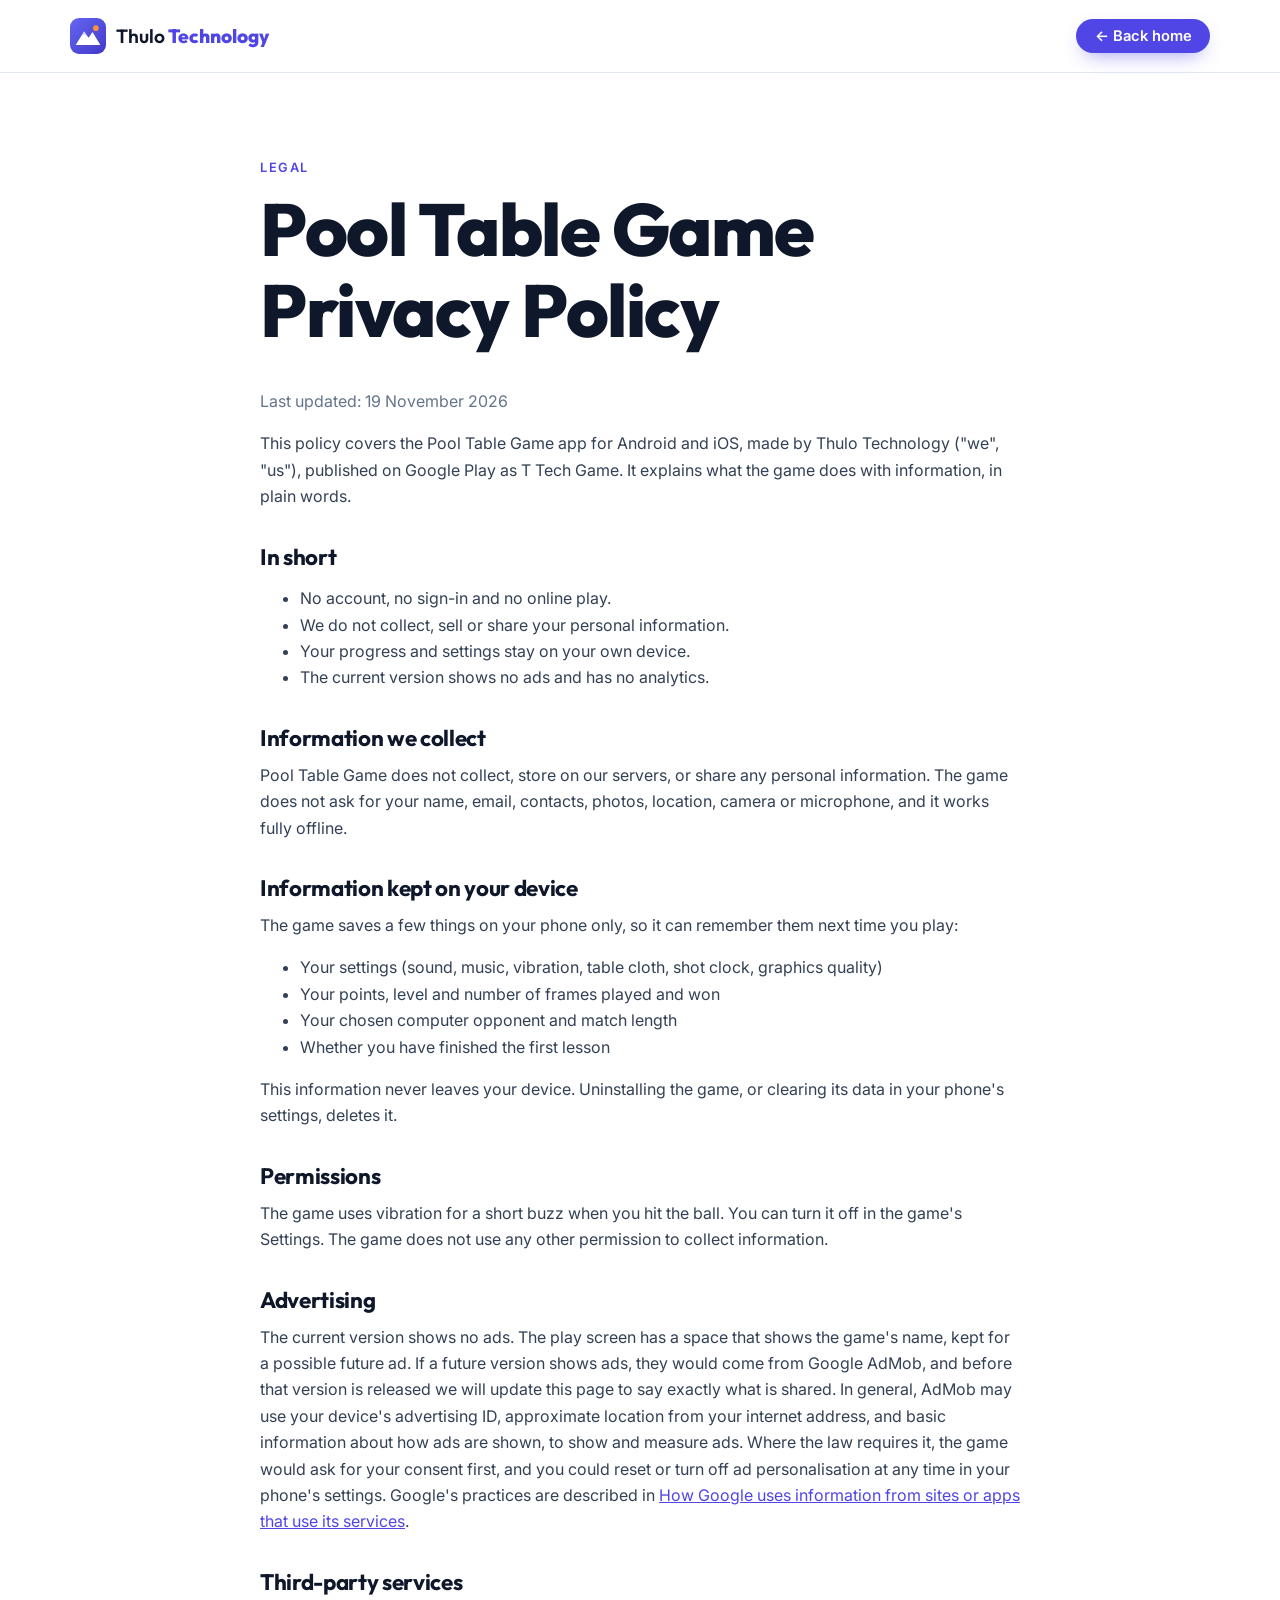
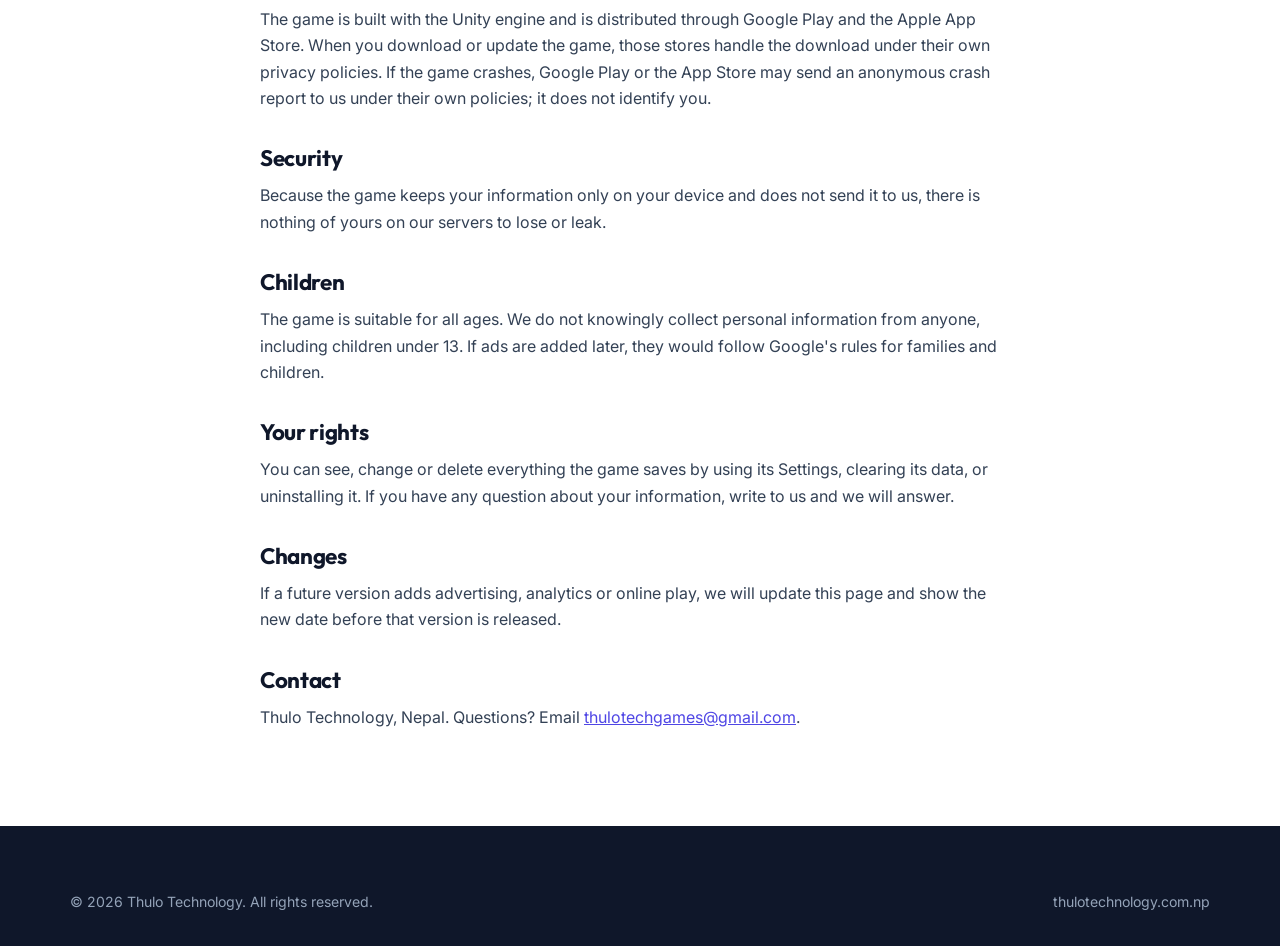
<file: pool-table-game-privacy.html>
<!doctype html>
<html lang="en">
<head>
  <meta charset="utf-8">
  <meta name="viewport" content="width=device-width, initial-scale=1">
  <title>Pool Table Game Privacy Policy — Thulo Technology</title>
  <meta name="description" content="Privacy policy for the Pool Table Game app by Thulo Technology.">
  <link rel="canonical" href="https://thulotechnology.com.np/pool-table-game-privacy.html">
  <link rel="icon" href="assets/favicon.svg" type="image/svg+xml">
  <link rel="preconnect" href="https://fonts.googleapis.com">
  <link rel="preconnect" href="https://fonts.gstatic.com" crossorigin>
  <link href="https://fonts.googleapis.com/css2?family=Outfit:wght@500;600;700;800&family=Inter:wght@400;500;600&display=swap" rel="stylesheet">
  <link rel="stylesheet" href="css/style.css">
</head>
<body>
  <header class="header scrolled">
    <div class="container header__inner">
      <a href="index.html" class="logo" aria-label="Thulo Technology home">
        <img src="assets/logo.svg" alt="" width="36" height="36">
        <span>Thulo<b>Technology</b></span>
      </a>
      <a href="index.html" class="btn btn--small">← Back home</a>
    </div>
  </header>

  <main class="container legal">
    <p class="eyebrow">Legal</p>
    <h1>Pool Table Game Privacy Policy</h1>
    <p class="muted">Last updated: 19 November 2026</p>

    <p>This policy covers the Pool Table Game app for Android and iOS, made by Thulo Technology ("we", "us"), published on Google Play as T Tech Game. It explains what the game does with information, in plain words.</p>

    <h2>In short</h2>
    <ul>
      <li>No account, no sign-in and no online play.</li>
      <li>We do not collect, sell or share your personal information.</li>
      <li>Your progress and settings stay on your own device.</li>
      <li>The current version shows no ads and has no analytics.</li>
    </ul>

    <h2>Information we collect</h2>
    <p>Pool Table Game does not collect, store on our servers, or share any personal information. The game does not ask for your name, email, contacts, photos, location, camera or microphone, and it works fully offline.</p>

    <h2>Information kept on your device</h2>
    <p>The game saves a few things on your phone only, so it can remember them next time you play:</p>
    <ul>
      <li>Your settings (sound, music, vibration, table cloth, shot clock, graphics quality)</li>
      <li>Your points, level and number of frames played and won</li>
      <li>Your chosen computer opponent and match length</li>
      <li>Whether you have finished the first lesson</li>
    </ul>
    <p>This information never leaves your device. Uninstalling the game, or clearing its data in your phone's settings, deletes it.</p>

    <h2>Permissions</h2>
    <p>The game uses vibration for a short buzz when you hit the ball. You can turn it off in the game's Settings. The game does not use any other permission to collect information.</p>

    <h2>Advertising</h2>
    <p>The current version shows no ads. The play screen has a space that shows the game's name, kept for a possible future ad. If a future version shows ads, they would come from Google AdMob, and before that version is released we will update this page to say exactly what is shared. In general, AdMob may use your device's advertising ID, approximate location from your internet address, and basic information about how ads are shown, to show and measure ads. Where the law requires it, the game would ask for your consent first, and you could reset or turn off ad personalisation at any time in your phone's settings. Google's practices are described in <a href="https://policies.google.com/technologies/partner-sites" rel="noopener">How Google uses information from sites or apps that use its services</a>.</p>

    <h2>Third-party services</h2>
    <p>The game is built with the Unity engine and is distributed through Google Play and the Apple App Store. When you download or update the game, those stores handle the download under their own privacy policies. If the game crashes, Google Play or the App Store may send an anonymous crash report to us under their own policies; it does not identify you.</p>

    <h2>Security</h2>
    <p>Because the game keeps your information only on your device and does not send it to us, there is nothing of yours on our servers to lose or leak.</p>

    <h2>Children</h2>
    <p>The game is suitable for all ages. We do not knowingly collect personal information from anyone, including children under 13. If ads are added later, they would follow Google's rules for families and children.</p>

    <h2>Your rights</h2>
    <p>You can see, change or delete everything the game saves by using its Settings, clearing its data, or uninstalling it. If you have any question about your information, write to us and we will answer.</p>

    <h2>Changes</h2>
    <p>If a future version adds advertising, analytics or online play, we will update this page and show the new date before that version is released.</p>

    <h2>Contact</h2>
    <p>Thulo Technology, Nepal. Questions? Email <a href="mailto:thulotechgames@gmail.com">thulotechgames@gmail.com</a>.</p>
  </main>

  <footer class="footer">
    <div class="container footer__bottom" style="margin-top:0;border:0;padding-top:0">
      <span>© 2026 Thulo Technology. All rights reserved.</span>
      <a href="https://thulotechnology.com.np">thulotechnology.com.np</a>
    </div>
  </footer>
</body>
</html>
</file>
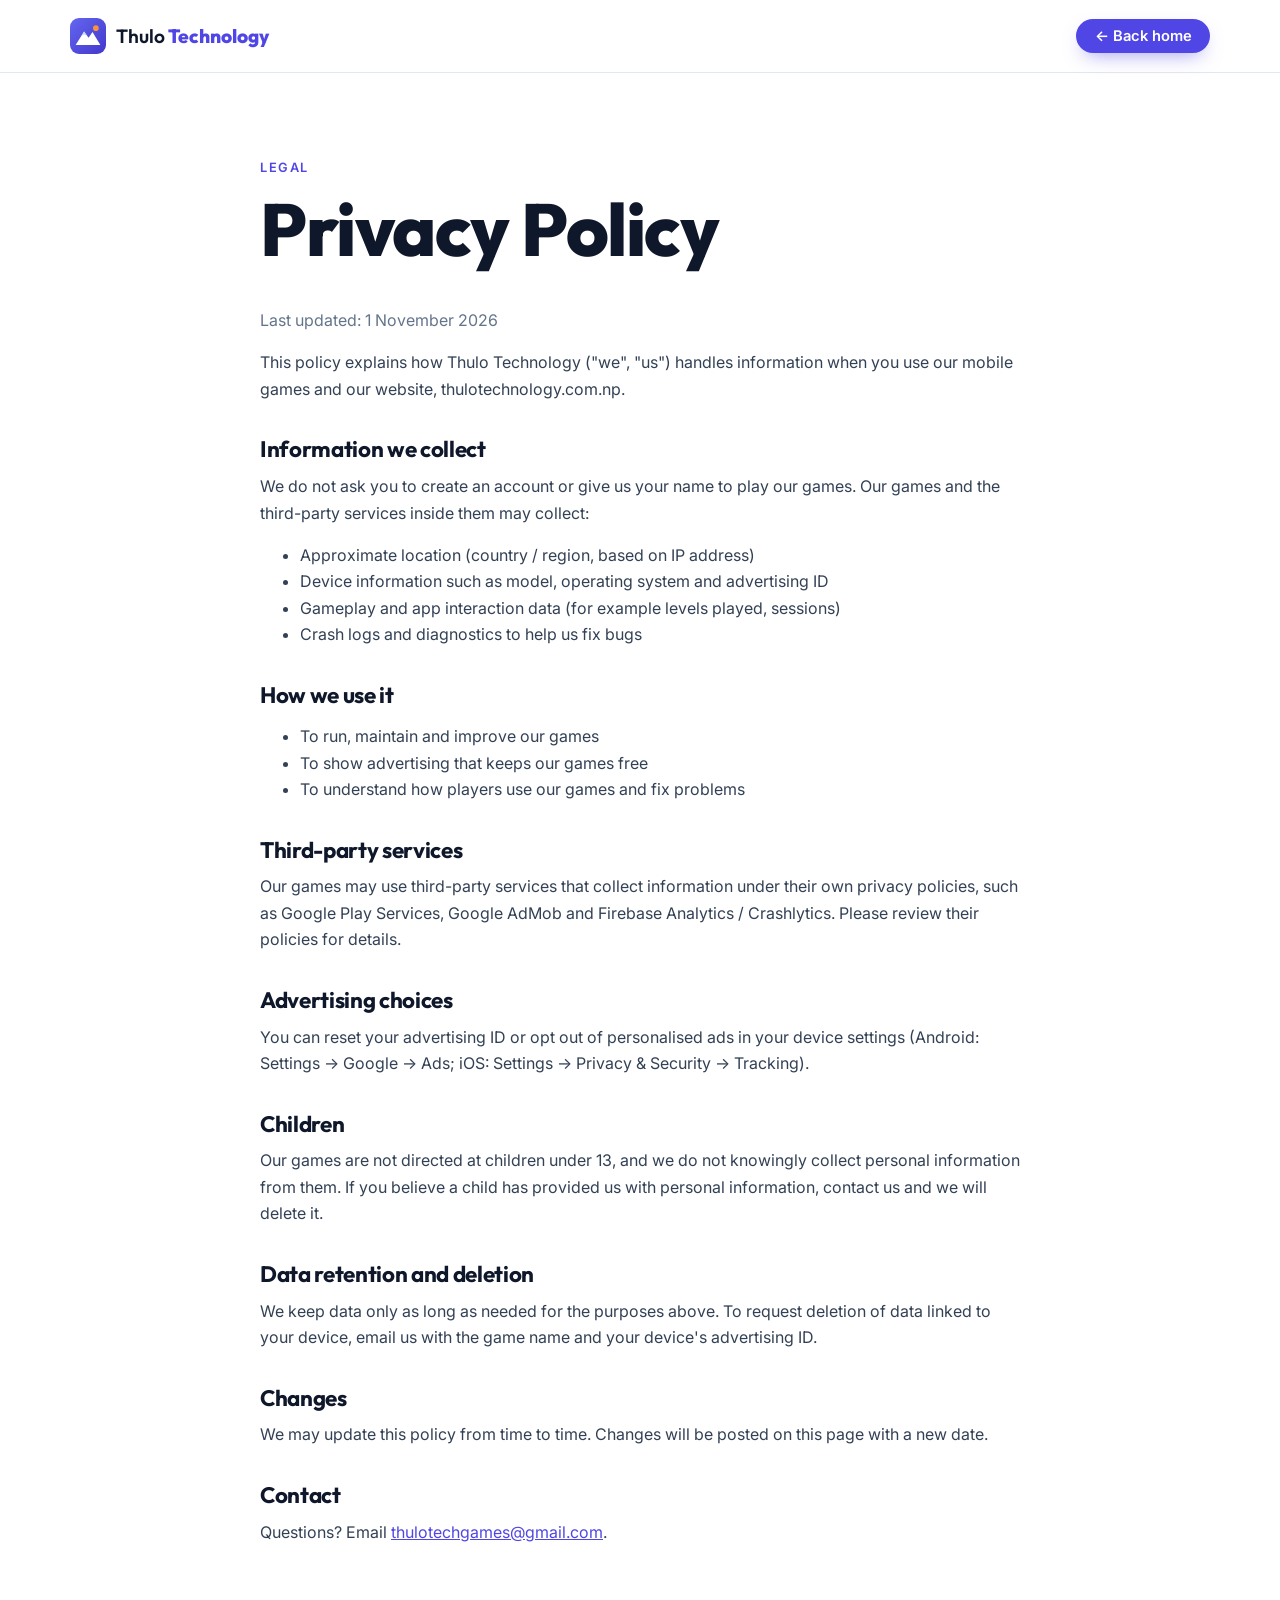
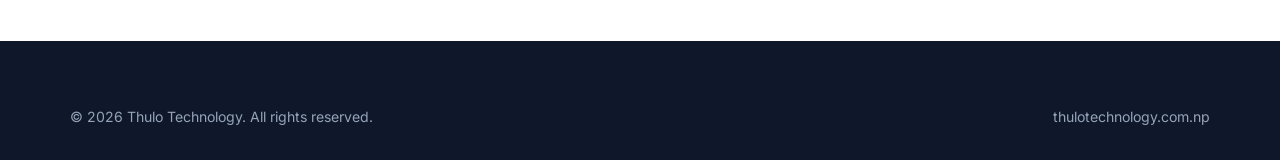
<file: privacy-policy.html>
<!doctype html>
<html lang="en">
<head>
  <meta charset="utf-8">
  <meta name="viewport" content="width=device-width, initial-scale=1">
  <title>Privacy Policy — Thulo Technology</title>
  <meta name="description" content="Privacy policy for Thulo Technology games and website.">
  <link rel="canonical" href="https://thulotechnology.com.np/privacy-policy.html">
  <link rel="icon" href="assets/favicon.svg" type="image/svg+xml">
  <link rel="preconnect" href="https://fonts.googleapis.com">
  <link rel="preconnect" href="https://fonts.gstatic.com" crossorigin>
  <link href="https://fonts.googleapis.com/css2?family=Outfit:wght@500;600;700;800&family=Inter:wght@400;500;600&display=swap" rel="stylesheet">
  <link rel="stylesheet" href="css/style.css">
</head>
<body>
  <header class="header scrolled">
    <div class="container header__inner">
      <a href="index.html" class="logo" aria-label="Thulo Technology home">
        <img src="assets/logo.svg" alt="" width="36" height="36">
        <span>Thulo<b>Technology</b></span>
      </a>
      <a href="index.html" class="btn btn--small">← Back home</a>
    </div>
  </header>

  <main class="container legal">
    <p class="eyebrow">Legal</p>
    <h1>Privacy Policy</h1>
    <p class="muted">Last updated: 1 November 2026</p>

    <p>This policy explains how Thulo Technology ("we", "us") handles information when you use our mobile games and our website, thulotechnology.com.np.</p>

    <h2>Information we collect</h2>
    <p>We do not ask you to create an account or give us your name to play our games. Our games and the third-party services inside them may collect:</p>
    <ul>
      <li>Approximate location (country / region, based on IP address)</li>
      <li>Device information such as model, operating system and advertising ID</li>
      <li>Gameplay and app interaction data (for example levels played, sessions)</li>
      <li>Crash logs and diagnostics to help us fix bugs</li>
    </ul>

    <h2>How we use it</h2>
    <ul>
      <li>To run, maintain and improve our games</li>
      <li>To show advertising that keeps our games free</li>
      <li>To understand how players use our games and fix problems</li>
    </ul>

    <h2>Third-party services</h2>
    <p>Our games may use third-party services that collect information under their own privacy policies, such as Google Play Services, Google AdMob and Firebase Analytics / Crashlytics. Please review their policies for details.</p>

    <h2>Advertising choices</h2>
    <p>You can reset your advertising ID or opt out of personalised ads in your device settings (Android: Settings → Google → Ads; iOS: Settings → Privacy &amp; Security → Tracking).</p>

    <h2>Children</h2>
    <p>Our games are not directed at children under 13, and we do not knowingly collect personal information from them. If you believe a child has provided us with personal information, contact us and we will delete it.</p>

    <h2>Data retention and deletion</h2>
    <p>We keep data only as long as needed for the purposes above. To request deletion of data linked to your device, email us with the game name and your device's advertising ID.</p>

    <h2>Changes</h2>
    <p>We may update this policy from time to time. Changes will be posted on this page with a new date.</p>

    <h2>Contact</h2>
    <p>Questions? Email <a href="mailto:thulotechgames@gmail.com">thulotechgames@gmail.com</a>.</p>
  </main>

  <footer class="footer">
    <div class="container footer__bottom" style="margin-top:0;border:0;padding-top:0">
      <span>© 2026 Thulo Technology. All rights reserved.</span>
      <a href="https://thulotechnology.com.np">thulotechnology.com.np</a>
    </div>
  </footer>
</body>
</html>
</file>
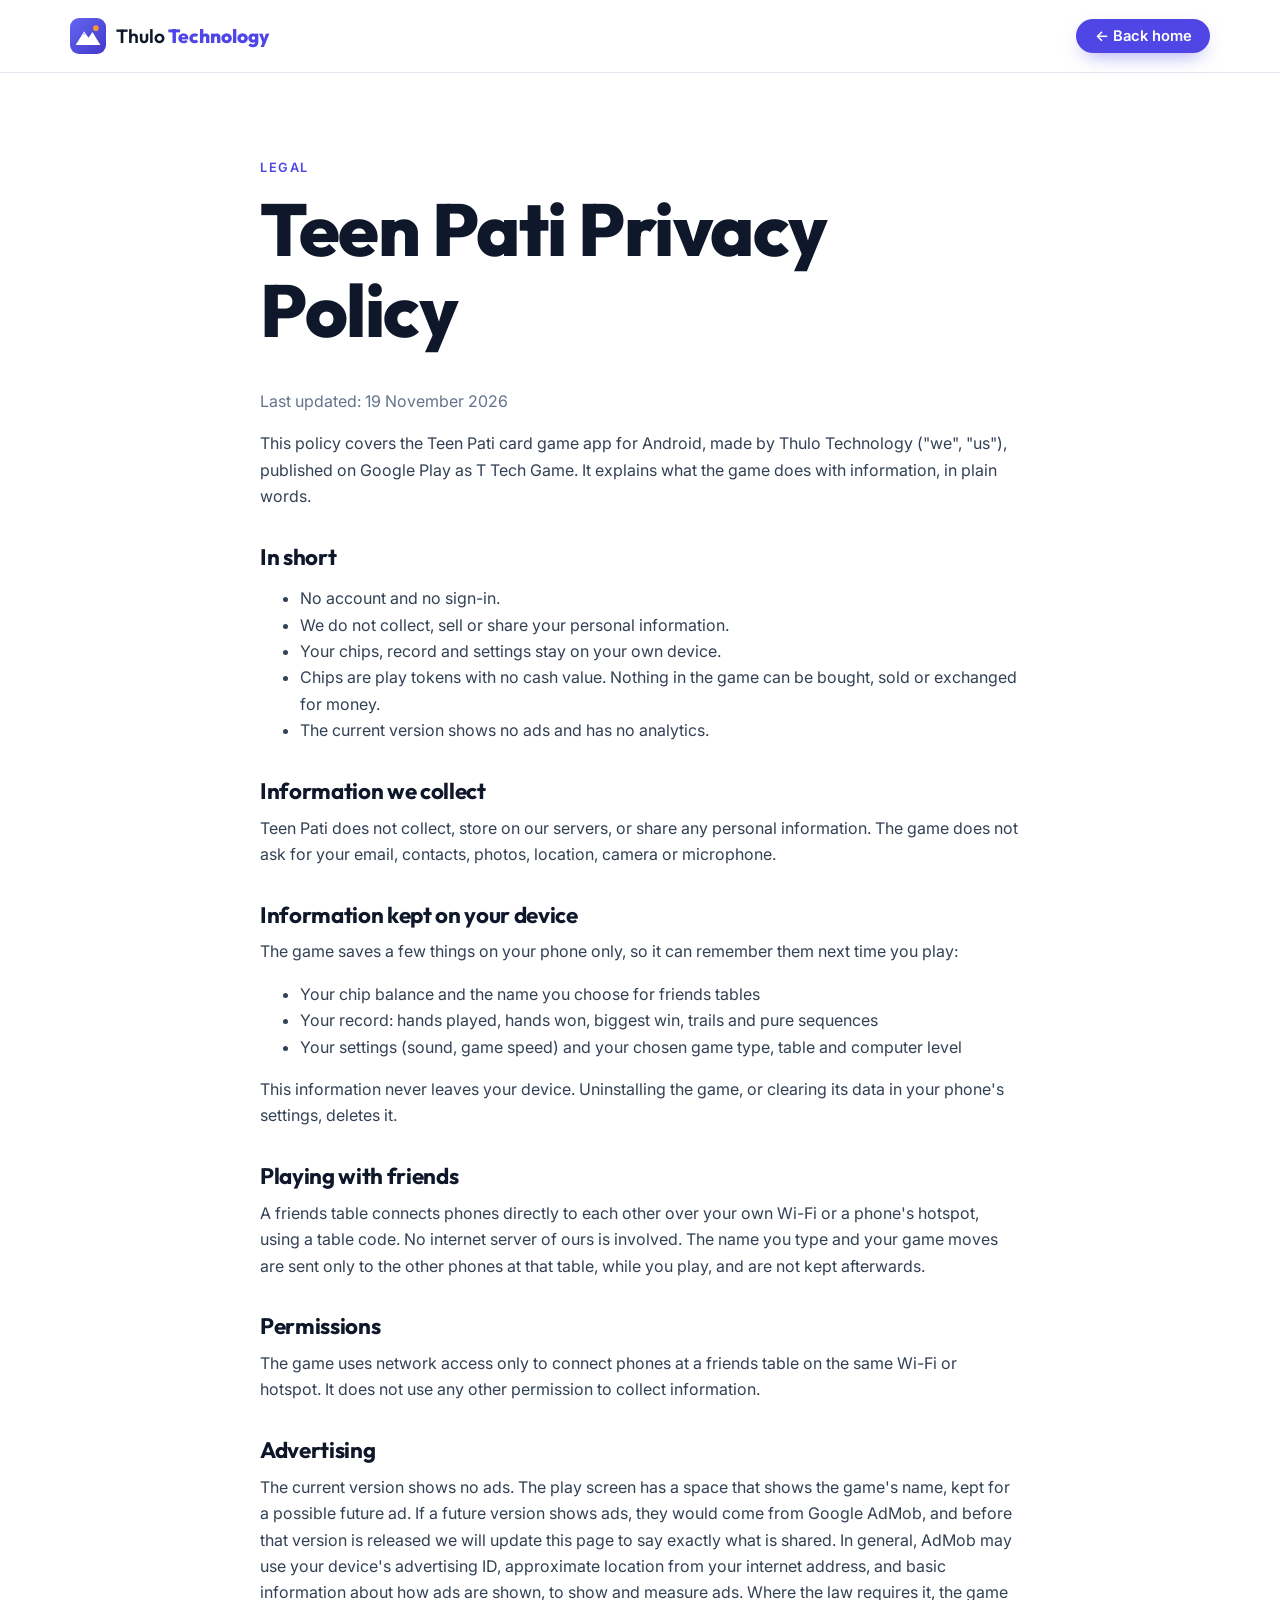
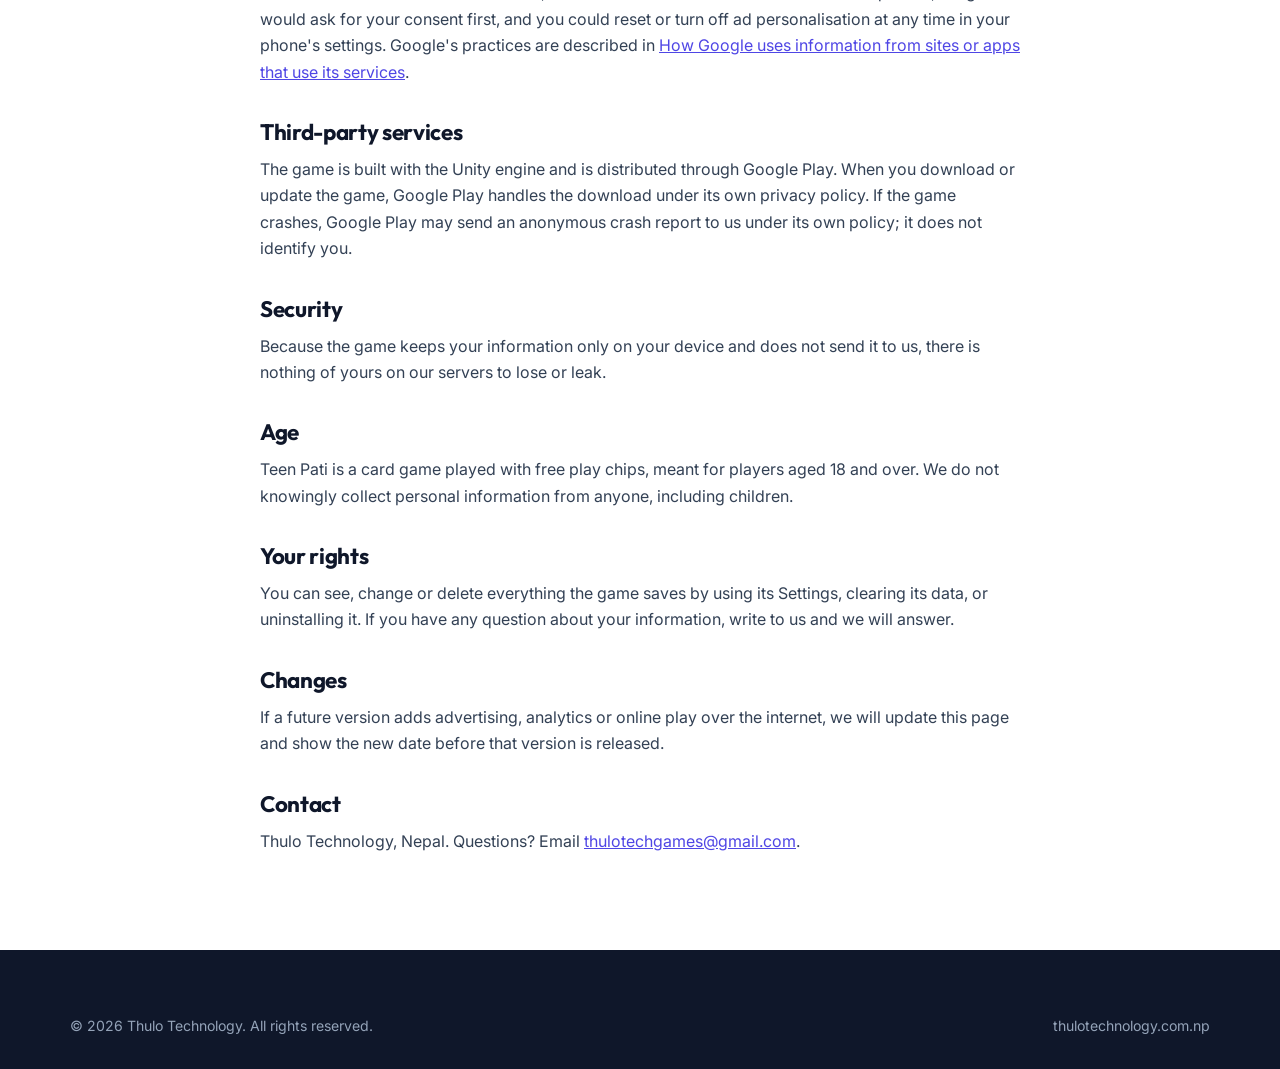
<file: teen-pati-privacy.html>
<!doctype html>
<html lang="en">
<head>
  <meta charset="utf-8">
  <meta name="viewport" content="width=device-width, initial-scale=1">
  <title>Teen Pati Privacy Policy — Thulo Technology</title>
  <meta name="description" content="Privacy policy for the Teen Pati card game app by Thulo Technology.">
  <link rel="canonical" href="https://thulotechnology.com.np/teen-pati-privacy.html">
  <link rel="icon" href="assets/favicon.svg" type="image/svg+xml">
  <link rel="preconnect" href="https://fonts.googleapis.com">
  <link rel="preconnect" href="https://fonts.gstatic.com" crossorigin>
  <link href="https://fonts.googleapis.com/css2?family=Outfit:wght@500;600;700;800&family=Inter:wght@400;500;600&display=swap" rel="stylesheet">
  <link rel="stylesheet" href="css/style.css">
</head>
<body>
  <header class="header scrolled">
    <div class="container header__inner">
      <a href="index.html" class="logo" aria-label="Thulo Technology home">
        <img src="assets/logo.svg" alt="" width="36" height="36">
        <span>Thulo<b>Technology</b></span>
      </a>
      <a href="index.html" class="btn btn--small">← Back home</a>
    </div>
  </header>

  <main class="container legal">
    <p class="eyebrow">Legal</p>
    <h1>Teen Pati Privacy Policy</h1>
    <p class="muted">Last updated: 19 November 2026</p>

    <p>This policy covers the Teen Pati card game app for Android, made by Thulo Technology ("we", "us"), published on Google Play as T Tech Game. It explains what the game does with information, in plain words.</p>

    <h2>In short</h2>
    <ul>
      <li>No account and no sign-in.</li>
      <li>We do not collect, sell or share your personal information.</li>
      <li>Your chips, record and settings stay on your own device.</li>
      <li>Chips are play tokens with no cash value. Nothing in the game can be bought, sold or exchanged for money.</li>
      <li>The current version shows no ads and has no analytics.</li>
    </ul>

    <h2>Information we collect</h2>
    <p>Teen Pati does not collect, store on our servers, or share any personal information. The game does not ask for your email, contacts, photos, location, camera or microphone.</p>

    <h2>Information kept on your device</h2>
    <p>The game saves a few things on your phone only, so it can remember them next time you play:</p>
    <ul>
      <li>Your chip balance and the name you choose for friends tables</li>
      <li>Your record: hands played, hands won, biggest win, trails and pure sequences</li>
      <li>Your settings (sound, game speed) and your chosen game type, table and computer level</li>
    </ul>
    <p>This information never leaves your device. Uninstalling the game, or clearing its data in your phone's settings, deletes it.</p>

    <h2>Playing with friends</h2>
    <p>A friends table connects phones directly to each other over your own Wi-Fi or a phone's hotspot, using a table code. No internet server of ours is involved. The name you type and your game moves are sent only to the other phones at that table, while you play, and are not kept afterwards.</p>

    <h2>Permissions</h2>
    <p>The game uses network access only to connect phones at a friends table on the same Wi-Fi or hotspot. It does not use any other permission to collect information.</p>

    <h2>Advertising</h2>
    <p>The current version shows no ads. The play screen has a space that shows the game's name, kept for a possible future ad. If a future version shows ads, they would come from Google AdMob, and before that version is released we will update this page to say exactly what is shared. In general, AdMob may use your device's advertising ID, approximate location from your internet address, and basic information about how ads are shown, to show and measure ads. Where the law requires it, the game would ask for your consent first, and you could reset or turn off ad personalisation at any time in your phone's settings. Google's practices are described in <a href="https://policies.google.com/technologies/partner-sites" rel="noopener">How Google uses information from sites or apps that use its services</a>.</p>

    <h2>Third-party services</h2>
    <p>The game is built with the Unity engine and is distributed through Google Play. When you download or update the game, Google Play handles the download under its own privacy policy. If the game crashes, Google Play may send an anonymous crash report to us under its own policy; it does not identify you.</p>

    <h2>Security</h2>
    <p>Because the game keeps your information only on your device and does not send it to us, there is nothing of yours on our servers to lose or leak.</p>

    <h2>Age</h2>
    <p>Teen Pati is a card game played with free play chips, meant for players aged 18 and over. We do not knowingly collect personal information from anyone, including children.</p>

    <h2>Your rights</h2>
    <p>You can see, change or delete everything the game saves by using its Settings, clearing its data, or uninstalling it. If you have any question about your information, write to us and we will answer.</p>

    <h2>Changes</h2>
    <p>If a future version adds advertising, analytics or online play over the internet, we will update this page and show the new date before that version is released.</p>

    <h2>Contact</h2>
    <p>Thulo Technology, Nepal. Questions? Email <a href="mailto:thulotechgames@gmail.com">thulotechgames@gmail.com</a>.</p>
  </main>

  <footer class="footer">
    <div class="container footer__bottom" style="margin-top:0;border:0;padding-top:0">
      <span>© 2026 Thulo Technology. All rights reserved.</span>
      <a href="https://thulotechnology.com.np">thulotechnology.com.np</a>
    </div>
  </footer>
</body>
</html>
</file>
<file: css/style.css>
/* ===== Thulo Technology — base ===== */
:root {
  --ink: #0f172a;
  --text: #334155;
  --muted: #64748b;
  --line: #e2e8f0;
  --bg: #ffffff;
  --tint: #f8fafc;
  --brand: #4f46e5;
  --brand-dark: #3730a3;
  --accent: #f97316;
  --radius: 20px;
  --shadow: 0 10px 30px -12px rgba(15, 23, 42, .18);
  --font-head: "Outfit", system-ui, sans-serif;
  --font-body: "Inter", system-ui, sans-serif;
}

*, *::before, *::after { box-sizing: border-box; }
html { scroll-behavior: smooth; scroll-padding-top: 80px; }
body {
  margin: 0;
  font: 400 16px/1.65 var(--font-body);
  color: var(--text);
  background: var(--bg);
  -webkit-font-smoothing: antialiased;
}
img, svg { display: block; max-width: 100%; }
a { color: inherit; text-decoration: none; }
h1, h2, h3, h4 { font-family: var(--font-head); color: var(--ink); line-height: 1.1; margin: 0 0 .5em; }
h1 { font-size: clamp(2.6rem, 6vw, 4.6rem); font-weight: 800; letter-spacing: -.02em; }
h2 { font-size: clamp(1.9rem, 3.6vw, 2.8rem); font-weight: 700; letter-spacing: -.015em; }
h3 { font-size: 1.25rem; font-weight: 600; }
p { margin: 0 0 1em; }

.container { width: min(1140px, 100% - 32px); margin-inline: auto; }
.muted { color: var(--muted); }
.lead { font-size: 1.15rem; color: var(--muted); max-width: 34ch; }
.grad {
  background: linear-gradient(90deg, var(--brand), var(--accent));
  -webkit-background-clip: text; background-clip: text; color: transparent;
}
.eyebrow {
  display: inline-block; margin-bottom: .9rem;
  font: 600 .8rem/1 var(--font-body); letter-spacing: .12em; text-transform: uppercase;
  color: var(--brand);
}
.eyebrow--light { color: #c7d2fe; }

/* ===== Buttons ===== */
.btn {
  display: inline-flex; align-items: center; justify-content: center; gap: .5rem;
  padding: .9rem 1.6rem; border: 0; border-radius: 999px;
  background: var(--brand); color: #fff;
  font: 600 1rem/1 var(--font-body); cursor: pointer; white-space: nowrap;
  transition: transform .2s, background .2s, box-shadow .2s;
  box-shadow: 0 8px 20px -8px rgba(79, 70, 229, .6);
}
.btn:hover { background: var(--brand-dark); transform: translateY(-2px); }
.btn--small { padding: .6rem 1.15rem; font-size: .92rem; }
.btn--ghost { background: transparent; color: var(--ink); box-shadow: none; }
.btn--ghost:hover { background: var(--tint); }
.btn--white { background: #fff; color: var(--brand-dark); box-shadow: none; }
.btn--white:hover { background: #eef2ff; }

/* ===== Header ===== */
.header {
  position: sticky; top: 0; z-index: 50;
  background: rgba(255, 255, 255, .85);
  backdrop-filter: saturate(180%) blur(12px);
  border-bottom: 1px solid transparent;
  transition: border-color .2s;
}
.header.scrolled { border-bottom-color: var(--line); }
.header__inner { display: flex; align-items: center; justify-content: space-between; height: 72px; }
.logo { display: flex; align-items: center; gap: .6rem; font: 600 1.2rem var(--font-head); color: var(--ink); }
.logo b { font-weight: 800; color: var(--brand); margin-left: .2rem; }
.logo--light { color: #fff; }
.logo--light b { color: #a5b4fc; }

.nav { display: flex; align-items: center; gap: 2rem; }
.nav a:not(.btn) { font-weight: 500; color: var(--text); transition: color .2s; }
.nav a:not(.btn):hover { color: var(--brand); }
.nav-toggle { display: none; background: none; border: 0; width: 44px; height: 44px; cursor: pointer; position: relative; }
.nav-toggle span { position: absolute; left: 11px; width: 22px; height: 2px; background: var(--ink); border-radius: 2px; transition: .25s; }
.nav-toggle span:first-child { top: 17px; }
.nav-toggle span:last-child { top: 25px; }
.nav-toggle[aria-expanded="true"] span:first-child { top: 21px; transform: rotate(45deg); }
.nav-toggle[aria-expanded="true"] span:last-child { top: 21px; transform: rotate(-45deg); }

/* ===== Hero ===== */
.hero {
  position: relative; overflow: hidden;
  padding: clamp(3rem, 8vw, 6rem) 0 clamp(4rem, 8vw, 7rem);
  background:
    radial-gradient(600px 400px at 85% 20%, rgba(99, 102, 241, .14), transparent 70%),
    radial-gradient(500px 360px at 70% 90%, rgba(249, 115, 22, .12), transparent 70%);
}
.hero__inner { display: grid; grid-template-columns: 1.1fr .9fr; align-items: center; gap: 3rem; }
.hero__cta { display: flex; flex-wrap: wrap; gap: .75rem; margin-top: 2rem; }

.hero__art { position: relative; display: grid; place-items: center; min-height: 440px; }
.phone {
  width: 230px; height: 440px; padding: 12px;
  border-radius: 40px; background: var(--ink);
  box-shadow: 0 40px 80px -30px rgba(15, 23, 42, .55);
  transform: rotate(6deg);
  animation: bob 6s ease-in-out infinite;
}
.phone__screen {
  position: relative; height: 100%; border-radius: 30px; overflow: hidden;
  background: linear-gradient(180deg, #818cf8, #c4b5fd 55%, #fed7aa);
}
.phone__mountain {
  position: absolute; inset: auto 0 0 0; height: 45%;
  background: #4338ca;
  clip-path: polygon(0 60%, 25% 20%, 45% 50%, 70% 0, 100% 45%, 100% 100%, 0 100%);
}
.phone__score {
  position: absolute; top: 18px; left: 50%; transform: translateX(-50%);
  padding: .35rem .85rem; border-radius: 999px;
  background: rgba(255, 255, 255, .9); color: var(--ink);
  font: 700 .85rem var(--font-head);
}
.blob { position: absolute; border-radius: 50%; animation: bob 4s ease-in-out infinite; }
.b1 { width: 54px; height: 54px; top: 32%; left: 22%; background: #facc15; }
.b2 { width: 34px; height: 34px; top: 22%; right: 20%; background: #fb7185; animation-delay: -1.5s; }
.b3 { width: 24px; height: 24px; top: 45%; right: 34%; background: #34d399; animation-delay: -3s; }
.float {
  position: absolute; display: grid; place-items: center;
  width: 64px; height: 64px; border-radius: 18px;
  background: #fff; box-shadow: var(--shadow); font-size: 1.8rem;
  animation: bob 5s ease-in-out infinite;
}
.f1 { top: 12%; left: 6%; }
.f2 { top: 8%; right: 10%; animation-delay: -2s; }
.f3 { bottom: 10%; left: 14%; animation-delay: -3.5s; }
@keyframes bob { 50% { translate: 0 -12px; } }

/* ===== Sections ===== */
.section { padding: clamp(4rem, 9vw, 6.5rem) 0; }
.section--tint { background: var(--tint); }
.section__head { text-align: center; max-width: 620px; margin: 0 auto 3rem; }

/* ===== Games ===== */
.games { display: grid; grid-template-columns: repeat(auto-fit, minmax(280px, 1fr)); gap: 1.5rem; }
.game {
  display: flex; flex-direction: column; gap: 1.1rem;
  padding: 1.6rem; border: 1px solid var(--line); border-radius: var(--radius);
  background: #fff; transition: transform .25s, box-shadow .25s, border-color .25s;
}
.game:hover { transform: translateY(-6px); box-shadow: var(--shadow); border-color: transparent; }
.game__icon {
  width: 84px; height: 84px; border-radius: 22px; object-fit: cover;
  background: var(--tint);
  box-shadow: 0 12px 24px -14px rgba(15, 23, 42, .45);
}
.game.hidden { display: none; }
.games__more { text-align: center; margin-top: 2.5rem; }
.games__more .btn--ghost { border: 1px solid var(--line); }

/* ===== Filter chips ===== */
.filters { display: flex; flex-wrap: wrap; justify-content: center; gap: .5rem; margin: -1.5rem 0 2.5rem; }
.chip {
  padding: .55rem 1.1rem; border: 1px solid var(--line); border-radius: 999px;
  background: #fff; color: var(--text); font: 500 .92rem var(--font-body); cursor: pointer;
  transition: background .2s, color .2s, border-color .2s;
}
.chip:hover { border-color: var(--brand); color: var(--brand); }
.chip.active { background: var(--ink); border-color: var(--ink); color: #fff; }
.game__body h3 { margin: .5rem 0 .3rem; }
.game__body p { color: var(--muted); margin: 0; }
.tag {
  display: inline-block; padding: .25rem .7rem; border-radius: 999px;
  background: #eef2ff; color: var(--brand); font-size: .78rem; font-weight: 600;
}
.game__stores { display: flex; flex-wrap: wrap; gap: .5rem; margin-top: auto; }
.store {
  display: inline-flex; align-items: center; gap: .45rem;
  padding: .55rem .9rem; border-radius: 12px;
  background: var(--ink); color: #fff; font-size: .85rem; font-weight: 500;
  transition: background .2s;
}
.store:hover { background: #1e293b; }
.store svg { width: 16px; height: 16px; fill: currentColor; }
.store--soon { background: var(--tint); color: var(--muted); border: 1px dashed var(--line); }
.store--soon:hover { background: var(--tint); }

/* ===== Stats ===== */
.stats { background: var(--ink); color: #cbd5e1; padding: 3.2rem 0; }
.stats__grid { display: grid; grid-template-columns: repeat(4, 1fr); gap: 1.5rem; text-align: center; }
.stat strong { display: block; font: 800 clamp(2rem, 4vw, 2.8rem)/1.1 var(--font-head); color: #fff; }
.stat span { font-size: .95rem; }

/* ===== About ===== */
.about { display: grid; grid-template-columns: 1fr 1fr; align-items: center; gap: clamp(2rem, 6vw, 5rem); }
.mountains { width: 100%; height: auto; filter: drop-shadow(0 30px 40px rgba(67, 56, 202, .18)); }
.checks { list-style: none; padding: 0; margin: 1.5rem 0 0; display: grid; gap: .7rem; }
.checks li { position: relative; padding-left: 2rem; color: var(--ink); font-weight: 500; }
.checks li::before {
  content: "✓"; position: absolute; left: 0; top: .1rem;
  display: grid; place-items: center; width: 1.35rem; height: 1.35rem;
  border-radius: 50%; background: #dcfce7; color: #15803d; font-size: .75rem; font-weight: 700;
}

/* ===== Service cards ===== */
.cards { display: grid; grid-template-columns: repeat(3, 1fr); gap: 1.5rem; }
.card {
  padding: 2rem; border-radius: var(--radius); background: #fff;
  border: 1px solid var(--line); transition: transform .25s, box-shadow .25s;
}
.card:hover { transform: translateY(-4px); box-shadow: var(--shadow); }
.card__icon {
  display: grid; place-items: center; width: 56px; height: 56px; margin-bottom: 1.2rem;
  border-radius: 16px; background: #eef2ff; font-size: 1.6rem;
}
.card p { color: var(--muted); margin: 0; }

/* ===== Steps ===== */
.steps { list-style: none; padding: 0; margin: 0; display: grid; grid-template-columns: repeat(4, 1fr); gap: 1.5rem; }
.steps li { padding-top: 1.4rem; border-top: 2px solid var(--line); }
.steps span { font: 800 .9rem var(--font-head); color: var(--accent); }
.steps h3 { margin-top: .4rem; }
.steps p { color: var(--muted); margin: 0; }

/* ===== Careers ===== */
.careers {
  display: flex; align-items: center; justify-content: space-between; gap: 2rem;
  padding: clamp(2rem, 5vw, 3.5rem); border-radius: 28px;
  background: linear-gradient(120deg, var(--brand-dark), var(--brand) 60%, #7c3aed);
  color: #e0e7ff;
}
.careers h2 { color: #fff; }
.careers p { max-width: 52ch; margin: 0; }
.careers .btn { flex-shrink: 0; }

/* ===== Contact ===== */
.contact { display: grid; grid-template-columns: 1fr 1fr; gap: clamp(2rem, 6vw, 5rem); align-items: start; }
.contact__list { list-style: none; padding: 0; margin: 2rem 0 0; display: grid; gap: 1rem; }
.contact__list li { display: flex; flex-direction: column; color: var(--ink); font-weight: 500; }
.contact__list span { font-size: .8rem; text-transform: uppercase; letter-spacing: .1em; color: var(--muted); font-weight: 600; }
.contact__list a { color: var(--brand); }
.contact__list a:hover { text-decoration: underline; }
.form {
  display: grid; gap: 1rem; padding: 2rem;
  background: #fff; border: 1px solid var(--line); border-radius: var(--radius); box-shadow: var(--shadow);
}
.form label { display: grid; gap: .4rem; font-size: .9rem; font-weight: 600; color: var(--ink); }
.form input, .form select, .form textarea {
  width: 100%; padding: .8rem 1rem; border: 1px solid var(--line); border-radius: 12px;
  font: inherit; font-weight: 400; color: var(--ink); background: var(--tint);
  transition: border-color .2s, box-shadow .2s, background .2s;
}
.form input:focus, .form select:focus, .form textarea:focus {
  outline: none; border-color: var(--brand); background: #fff; box-shadow: 0 0 0 4px rgba(79, 70, 229, .12);
}
.form__note { margin: 0; font-size: .82rem; color: var(--muted); text-align: center; }

/* ===== Footer ===== */
.footer { background: var(--ink); color: #94a3b8; padding: 4rem 0 2rem; }
.footer__grid { display: grid; grid-template-columns: 2fr 1fr 1fr 1fr; gap: 2rem; }
.footer h4 { color: #fff; font-size: 1rem; margin-bottom: 1rem; }
.footer__grid a:not(.logo) { display: block; margin-bottom: .55rem; transition: color .2s; }
.footer__grid a:not(.logo):hover { color: #fff; }
.footer__tag { margin-top: 1rem; }
.footer__bottom {
  display: flex; justify-content: space-between; flex-wrap: wrap; gap: 1rem;
  margin-top: 3rem; padding-top: 1.5rem; border-top: 1px solid #1e293b; font-size: .88rem;
}
.footer__bottom a:hover { color: #fff; }

/* ===== Reveal on scroll ===== */
.reveal { opacity: 0; transform: translateY(24px); transition: opacity .7s ease, transform .7s ease; }
.reveal.visible { opacity: 1; transform: none; }
@media (prefers-reduced-motion: reduce) {
  html { scroll-behavior: auto; }
  .reveal { opacity: 1; transform: none; transition: none; }
  .phone, .blob, .float { animation: none; }
}

/* ===== Legal page ===== */
.legal { max-width: 760px; padding: clamp(3rem, 8vw, 5rem) 0; }
.legal h2 { font-size: 1.4rem; margin-top: 2.2rem; }
.legal a { color: var(--brand); text-decoration: underline; }

/* ===== Responsive ===== */
@media (max-width: 900px) {
  .hero__inner, .about, .contact { grid-template-columns: 1fr; }
  .hero__art { min-height: 380px; }
  .cards { grid-template-columns: 1fr; }
  .steps { grid-template-columns: repeat(2, 1fr); }
  .stats__grid { grid-template-columns: repeat(2, 1fr); row-gap: 2.2rem; }
  .careers { flex-direction: column; align-items: flex-start; }
  .footer__grid { grid-template-columns: 1fr 1fr; }
}
@media (max-width: 760px) {
  .nav-toggle { display: block; }
  .nav {
    position: fixed; inset: 72px 0 auto 0;
    flex-direction: column; align-items: stretch; gap: 0;
    padding: .5rem 16px 1.5rem; background: #fff; border-bottom: 1px solid var(--line);
    box-shadow: var(--shadow);
    transform: translateY(-120%); visibility: hidden; transition: transform .3s, visibility .3s;
  }
  .nav.open { transform: none; visibility: visible; }
  .nav a:not(.btn) { padding: .9rem 0; border-bottom: 1px solid var(--line); }
  .nav .btn { margin-top: 1rem; }
}
@media (max-width: 520px) {
  .steps { grid-template-columns: 1fr; }
  .footer__grid { grid-template-columns: 1fr; }
  .hero__cta .btn { flex: 1; }
}
</file>
